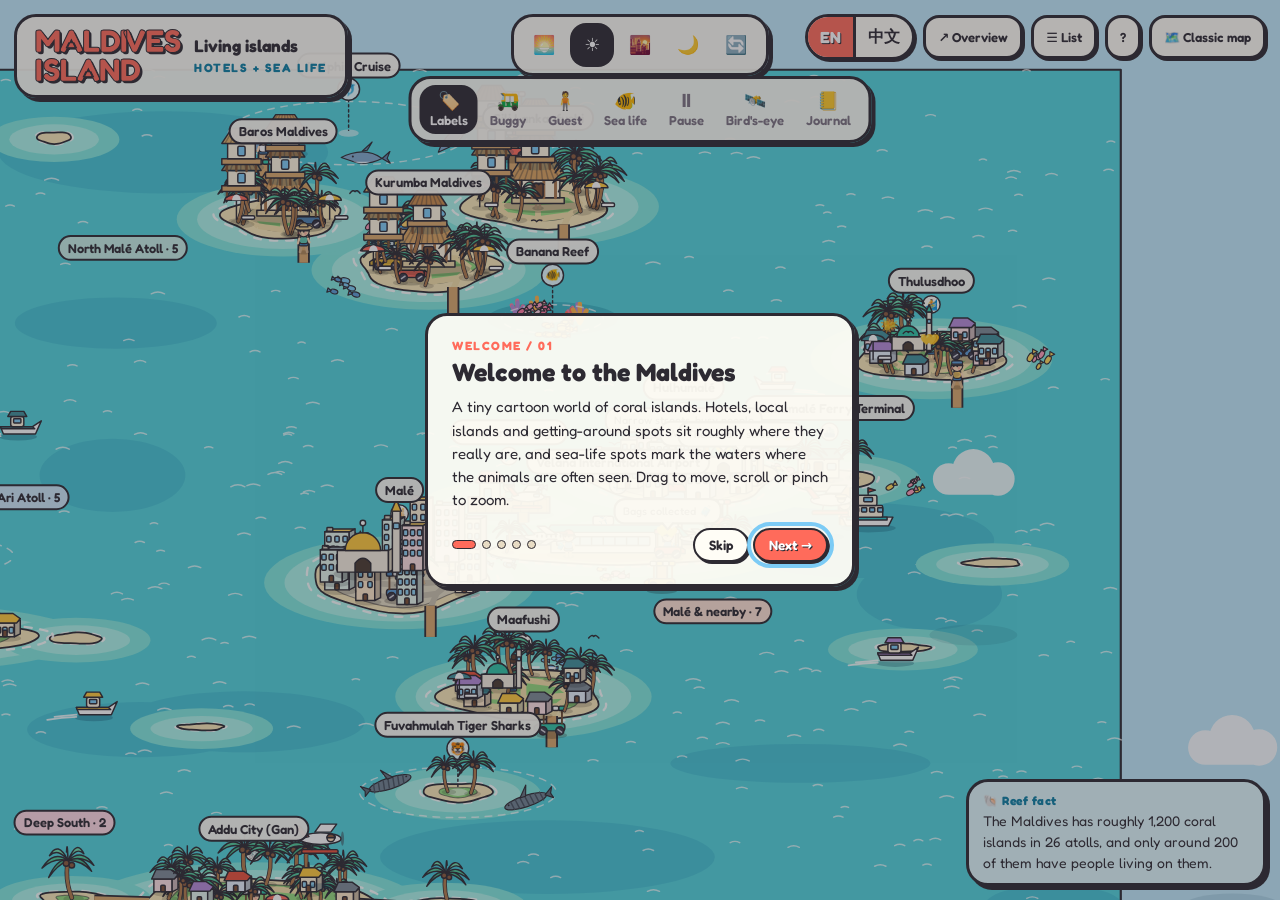
<file: island/index.html>
<!doctype html>
<html lang="en">
<head>
  <meta charset="utf-8">
  <meta name="viewport" content="width=device-width, initial-scale=1, maximum-scale=1, viewport-fit=cover">
  <title>Maldives Island · a living cartoon world of hotels, buggies &amp; sea life</title>
  <meta name="description" content="Wander a tiny cartoon Maldives: resort islands, buggies, seaplanes and little guests, with manta rays, whale sharks, turtles and dolphins swimming in the sea.">
  <meta name="theme-color" content="#1f9fc7">
  <link rel="icon" href="data:image/svg+xml,%3Csvg xmlns='http://www.w3.org/2000/svg' viewBox='0 0 100 100'%3E%3Ctext y='.9em' font-size='90'%3E%F0%9F%8F%9D%EF%B8%8F%3C/text%3E%3C/svg%3E">
  <link rel="preconnect" href="https://fonts.googleapis.com">
  <link rel="preconnect" href="https://fonts.gstatic.com" crossorigin>
  <link href="https://fonts.googleapis.com/css2?family=Fredoka:wght@400;500;600;700&display=swap" rel="stylesheet">
  <link rel="stylesheet" href="island.css">
</head>
<body>
  <canvas id="cv" role="img" data-i18n-aria="canvasAria" aria-label="Interactive illustrated map of the Maldives with resort islands, buggies and sea life"></canvas>

  <div id="logo" class="ui glass">
    <div class="big">MALDIVES<br>ISLAND</div>
    <div class="sub"><b data-i18n="logoTag">Living islands</b><span data-i18n="logoSub">Hotels + Sea life</span></div>
  </div>

  <div id="tod" class="ui glass" role="group" aria-label="Time of day"></div>

  <div id="tools" class="ui glass" role="toolbar">
    <button class="tb on" id="bLabel" aria-pressed="true"><span class="i">🏷️</span><span data-tool="labels">Labels</span></button>
    <button class="tb" id="bRide" aria-pressed="false"><span class="i">🛺</span><span data-tool="ride">Buggy</span></button>
    <button class="tb" id="bFollow" aria-pressed="false"><span class="i">🧍</span><span data-tool="follow">Guest</span></button>
    <button class="tb" id="bDive" aria-pressed="false"><span class="i">🐠</span><span data-tool="dive">Sea life</span></button>
    <button class="tb" id="bPause" aria-pressed="false"><span class="i" id="pauseIcon">⏸</span><span id="pauseTx" data-tool="pause">Pause</span></button>
    <button class="tb" id="bBird" aria-pressed="false"><span class="i">🛰️</span><span data-tool="bird">Bird's-eye</span></button>
    <button class="tb" id="bLog" aria-pressed="false"><span class="i">📒</span><span data-tool="log">Journal</span></button>
  </div>

  <div id="right" class="ui">
    <div class="lang" role="group" data-i18n-aria="langAria" aria-label="Language">
      <button type="button" data-lang="en" aria-pressed="true">EN</button><button type="button" data-lang="zh" aria-pressed="false">中文</button>
    </div>
    <button class="tb" id="bAll" data-i18n="overview">↗ Overview</button>
    <button class="tb" id="bList" data-i18n="list" aria-expanded="false">☰ List</button>
    <button class="tb" id="bHelp" aria-label="Help">?</button>
    <a class="tb" id="bClassic" href="../index.html" data-i18n="classic">🗺️ Classic map</a>
  </div>

  <div id="follow" class="ui glass" aria-live="polite"></div>

  <div id="fact" class="ui glass" role="button" tabindex="0"><b data-i18n="factTitle">🐚 Reef fact</b><span id="factTx"></span></div>

  <aside id="drawer" class="ui glass" aria-label="Places">
    <input id="q" type="search" data-i18n-ph="search" placeholder="🔍 Search places, notes…" autocomplete="off">
    <div id="cats"></div>
    <div id="list"></div>
  </aside>

  <aside id="log" class="ui glass"><h5 data-i18n="logTitle">Island journal</h5><div id="logs" aria-live="off"></div></aside>

  <section id="card" class="ui glass" aria-live="polite"></section>

  <div id="intro" class="ui" role="dialog" aria-modal="true" aria-labelledby="iti">
    <div class="box glass">
      <div class="st" id="ist"></div><h2 id="iti"></h2><p id="itx"></p>
      <div class="row"><div class="dots" id="idt"></div><div><button class="btn" id="iskip" type="button"></button> <button class="btn pri" id="inext" type="button"></button></div></div>
    </div>
  </div>

  <script src="../js/data.js"></script>
  <script src="../js/i18n.js"></script>
  <script src="strings.js"></script>
  <script src="https://ruanhoo.github.io/teleport/teleport.js"></script>
  <script src="island.js"></script>
</body>
</html>
</file>
<file: island/island.css>
:root {
  --ink: #2d2a32;
  --cream: #fff6e0;
  --paper: #fffdf6;
  --red: #ff6b5b;
  --yellow: #ffc93c;
  --jade: #2ec4a6;
  --sky: #7ccbf5;
  --pink: #ff9ebb;
  --mut: #7a7280;
  --line: #e8dcc4;
  --border: 3px solid var(--ink);
  --shadow: 4px 4px 0 var(--ink);
  --font: 'Fredoka', ui-rounded, 'Yuanti SC', 'PingFang SC', 'Hiragino Sans GB', 'Microsoft YaHei', 'Noto Sans SC', system-ui, sans-serif;
}
*, *::before, *::after { box-sizing: border-box; }
html, body { height: 100%; margin: 0; overflow: hidden; font-family: var(--font); color: var(--ink); background: #1f9fc7; -webkit-text-size-adjust: 100%; }
button, input, select { font: inherit; color: inherit; }
canvas { display: block; width: 100vw; height: 100vh; height: 100dvh; touch-action: none; cursor: grab; }
canvas.drag { cursor: grabbing; }
:focus-visible { outline: 4px solid var(--sky); outline-offset: 2px; }

.ui { position: fixed; z-index: 3; }
.glass { background: rgba(255, 253, 246, .95); border: var(--border); border-radius: 22px; box-shadow: var(--shadow); }

/* ----- logo ----- */
#logo { left: 14px; top: 14px; padding: 10px 18px; display: flex; align-items: center; gap: 14px; }
#logo .big { font-weight: 700; color: var(--red); font-size: 32px; line-height: .9; letter-spacing: -.5px; text-shadow: 2px 2px 0 var(--ink); -webkit-text-stroke: 1px var(--ink); }
#logo .sub b { display: block; font-size: 17px; }
#logo .sub span { color: #0b7da3; font-weight: 700; font-size: 12px; letter-spacing: 1.5px; text-transform: uppercase; }

/* ----- toolbars ----- */
#tod { left: 50%; top: 14px; transform: translateX(-50%); display: flex; gap: 4px; padding: 6px 8px; }
#tools { left: 50%; top: 76px; transform: translateX(-50%); display: flex; gap: 2px; padding: 6px 8px; max-width: calc(100vw - 24px); }
.tb {
  border: 0; background: none; cursor: pointer; border-radius: 16px; padding: 6px 10px; color: var(--mut);
  font-size: 13px; font-weight: 600; display: flex; flex-direction: column; align-items: center; gap: 1px;
  min-width: 54px; min-height: 44px; justify-content: center; text-decoration: none; transition: background .15s, color .15s; white-space: nowrap;
}
.tb .i { font-size: 18px; line-height: 1.1; }
.tb:hover { background: #f6ead0; color: var(--ink); }
.tb.on { background: var(--ink); color: #fff; }
#tod .tb { min-width: 44px; padding: 6px; }

#right { right: 14px; top: 14px; display: flex; gap: 8px; align-items: center; flex-wrap: wrap; justify-content: flex-end; max-width: 52vw; }
#right .tb { flex-direction: row; background: var(--paper); border: var(--border); box-shadow: 2px 2px 0 var(--ink); color: var(--ink); padding: 8px 12px; min-width: 0; }
#right .tb:hover { background: var(--yellow); }
#right .tb[aria-expanded="true"] { background: var(--ink); color: #fff; }
.lang { display: inline-flex; border: var(--border); border-radius: 999px; overflow: hidden; background: var(--paper); box-shadow: 2px 2px 0 var(--ink); }
.lang button { cursor: pointer; border: 0; background: transparent; font-weight: 700; padding: 6px 12px; min-height: 40px; min-width: 44px; }
.lang button + button { border-left: 3px solid var(--ink); }
.lang button[aria-pressed="true"] { background: var(--red); color: #fff; text-shadow: 1px 1px 0 var(--ink); }

/* ----- floating bits ----- */
#follow { left: 50%; top: 144px; transform: translateX(-50%); padding: 6px 8px 6px 16px; font-size: 14px; display: none; align-items: center; gap: 8px; border-radius: 999px; max-width: 92vw; }
#follow.show { display: flex; }
#follow button { cursor: pointer; border: 2px solid var(--ink); background: var(--yellow); border-radius: 999px; padding: 3px 12px; font-weight: 600; min-height: 32px; }
#fact { right: 14px; bottom: 14px; width: 300px; padding: 10px 14px; font-size: 14px; line-height: 1.5; background: #dff7fb; cursor: pointer; }
#fact b { display: block; color: #0b7da3; font-size: 12px; letter-spacing: .5px; }

#drawer { right: 14px; top: 76px; width: 330px; max-height: calc(100vh - 100px); max-height: calc(100dvh - 100px); display: none; flex-direction: column; overflow: hidden; }
#drawer.show { display: flex; }
#drawer input { margin: 12px 12px 8px; padding: 9px 14px; border: 2px solid var(--ink); border-radius: 14px; font-size: 14px; background: #fff; }
#cats { display: flex; flex-wrap: wrap; gap: 6px; padding: 0 12px 10px; }
.chip { border: 2px solid var(--ink); border-radius: 99px; padding: 3px 11px; font-size: 12.5px; cursor: pointer; background: #fff; font-weight: 600; min-height: 30px; }
.chip.on { background: var(--ink); color: #fff; }
.chip i { display: inline-block; width: 9px; height: 9px; border-radius: 50%; margin-right: 5px; border: 1.5px solid var(--ink); }
#list { overflow: auto; padding: 0 8px 12px; }
#list h4 { margin: 0; font-size: 11.5px; letter-spacing: 1px; color: var(--mut); padding: 10px 8px 4px; text-transform: uppercase; }
.it { display: flex; align-items: center; gap: 10px; padding: 6px 8px; border-radius: 12px; cursor: pointer; font-size: 14px; width: 100%; border: 0; background: none; text-align: left; }
.it:hover, .it.sel { background: #fff0b8; }
.it .em { flex: none; width: 36px; height: 36px; display: grid; place-items: center; font-size: 19px; border: 2px solid var(--ink); border-radius: 11px; }
.it .tx { flex: 1; min-width: 0; line-height: 1.2; }
.it small { display: block; color: var(--mut); font-size: 12px; }
.it .star { font-size: 14px; }
.empty { padding: 20px; color: var(--mut); text-align: center; }

#log { left: 14px; bottom: 14px; width: 310px; max-height: 260px; padding: 10px 14px; display: none; overflow: hidden; flex-direction: column; }
#log.show { display: flex; }
#log h5 { margin: 0 0 6px; font-size: 14px; }
#logs { overflow: auto; font-size: 13px; line-height: 1.4; }
#logs div { padding: 3px 0; border-bottom: 1px dashed var(--line); }
#logs .own { color: #0b7da3; }

/* ----- place card ----- */
#card { left: 50%; bottom: 18px; transform: translateX(-50%); width: min(560px, calc(100vw - 24px)); padding: 14px 16px; display: none; gap: 14px; align-items: flex-start; }
#card.show { display: flex; }
#card .sign { flex: none; width: 84px; height: 84px; display: grid; place-items: center; font-size: 42px; border: var(--border); border-radius: 20px; transform: rotate(-4deg); box-shadow: 2px 2px 0 var(--ink); }
#card .body { flex: 1; min-width: 0; }
#card h2 { margin: 0; font-size: 21px; line-height: 1.15; }
#card .sub { color: var(--mut); font-size: 14px; }
#card .tags { margin: 6px 0; display: flex; gap: 6px; flex-wrap: wrap; }
.tag { font-size: 12px; font-weight: 600; padding: 1px 10px; border: 2px solid var(--ink); border-radius: 999px; background: var(--sky); }
#card p { margin: 0 0 6px; font-size: 14.5px; line-height: 1.4; }
#card .tip { font-size: 13.5px; padding: 6px 10px; background: var(--cream); border: 2px dashed var(--ink); border-radius: 12px; }
#card .acts { display: flex; gap: 8px; flex-wrap: wrap; margin-top: 10px; }
#card .x { position: absolute; right: 10px; top: 6px; border: 0; background: none; font-size: 24px; cursor: pointer; color: var(--mut); line-height: 1; min-width: 32px; min-height: 32px; }

.btn {
  display: inline-block; cursor: pointer; text-decoration: none; font-weight: 600; font-size: 13.5px; padding: 6px 14px; min-height: 34px;
  background: var(--paper); border: 2px solid var(--ink); border-radius: 999px; box-shadow: 2px 2px 0 var(--ink); color: var(--ink);
  transition: transform .1s, box-shadow .1s;
}
.btn:hover { background: var(--yellow); }
.btn:active { transform: translate(2px, 2px); box-shadow: 0 0 0 var(--ink); }
.btn.pri { background: var(--red); color: #fff; text-shadow: 1px 1px 0 var(--ink); }
.btn.pri:hover { background: #f06a55; }

/* ----- intro ----- */
#intro { inset: 0; display: none; place-items: center; background: rgba(45, 42, 50, .35); z-index: 20; padding: 12px; }
#intro.show { display: grid; }
#intro .box { width: min(430px, 100%); padding: 22px 24px; }
#intro .st { color: var(--red); font-weight: 700; font-size: 12px; letter-spacing: 1.5px; }
#intro h2 { margin: 4px 0 8px; font-size: 25px; }
#intro p { margin: 0; line-height: 1.55; font-size: 15px; min-height: 5.6em; }
#intro .row { display: flex; justify-content: space-between; align-items: center; margin-top: 16px; gap: 10px; flex-wrap: wrap; }
.dots { display: flex; gap: 6px; }
.dots i { width: 9px; height: 9px; border-radius: 9px; background: var(--line); border: 1.5px solid var(--ink); }
.dots i.on { width: 24px; background: var(--red); }

html[lang="zh-CN"] body { letter-spacing: .02em; }

/* ----- mobile ----- */
@media (max-width: 820px) {
  #logo { padding: 6px 12px; gap: 10px; left: 8px; top: 8px; }
  #logo .big { font-size: 22px; }
  #logo .sub b { font-size: 13px; }
  #logo .sub span { font-size: 10px; }
  #tod { top: auto; bottom: calc(76px + env(safe-area-inset-bottom)); }
  #tools { top: auto; bottom: calc(10px + env(safe-area-inset-bottom)); max-width: calc(100vw - 16px); overflow-x: auto; }
  .tb { min-width: 52px; }
  #right { top: 8px; right: 8px; max-width: 46vw; gap: 6px; }
  #right .tb { padding: 6px 10px; font-size: 12.5px; }
  #bClassic, #bHelp { display: none; }
  #drawer { left: 8px; right: 8px; width: auto; top: 64px; max-height: 55vh; }
  #card { bottom: calc(138px + env(safe-area-inset-bottom)); padding: 10px 12px; }
  #card .sign { width: 60px; height: 60px; font-size: 30px; border-radius: 16px; }
  #card h2 { font-size: 18px; }
  #card p { font-size: 13.5px; }
  #log { display: none !important; }
  #follow { top: auto; bottom: calc(196px + env(safe-area-inset-bottom)); font-size: 13px; }
  #fact { left: 8px; right: auto; top: 62px; bottom: auto; width: auto; max-width: 56vw; font-size: 12px; padding: 6px 10px; }
}
@media (max-width: 820px) and (max-height: 640px) { #fact { display: none; } }
@media (max-width: 480px) { #right .lang button { min-width: 38px; padding: 6px 8px; } }
@media (max-width: 820px) { #tools .tb { min-width: 46px; padding: 6px 5px; font-size: 12px; } #tools { gap: 0; } }

/* keep the reef-fact box out of the way of open panels and small screens */
body.panel-open #fact { display: none; }
@media (max-width: 820px) { #fact { display: none; } }
</file>
